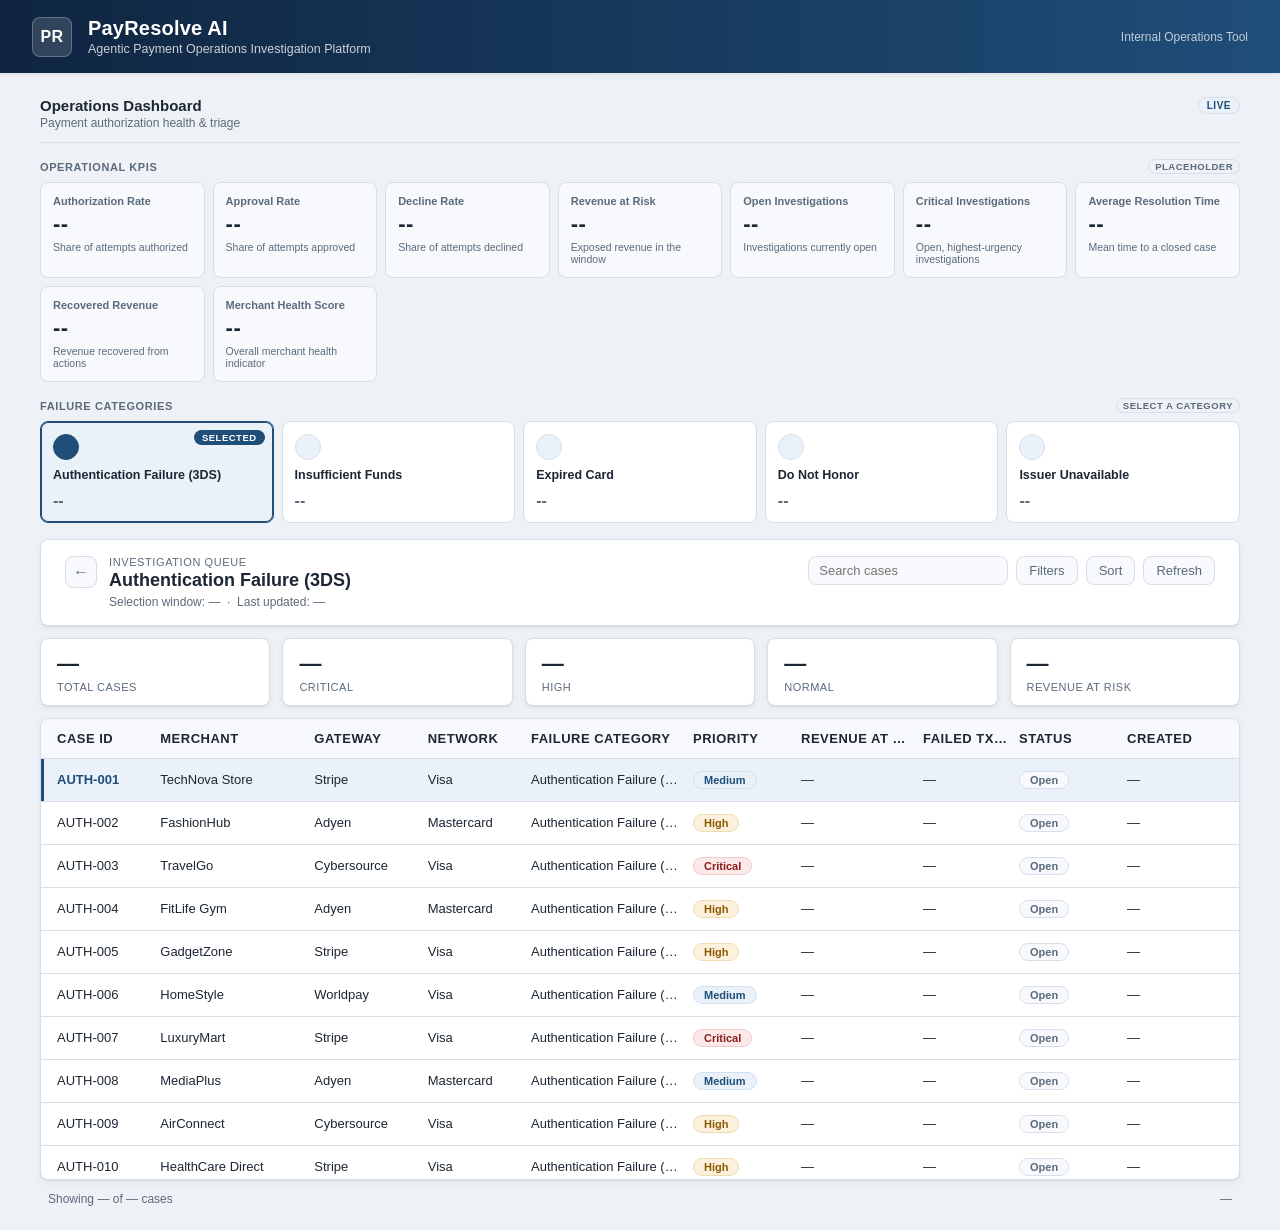
<file: index.html>
<!DOCTYPE html>
<!--
  =====================================================================
  PayResolve AI — index.html
  Phase 4.2 — Application Shell (pure shell; single active-screen outlet)
  ---------------------------------------------------------------------
  Purpose:
    The pure Application Shell host page. It provides the application
    header and a SINGLE active-screen container (#screen-outlet). It
    contains NO screen markup of its own: the active screen (the
    Operations Dashboard for this phase) is rendered into the outlet by
    DashboardScreen() via the ScreenOutlet — there is no duplicated
    static dashboard here.

  Structure (FS-01 §3):
    AppShell (host)
      -> Application Header
      -> #screen-outlet  (ScreenOutlet renders exactly one active screen)

  Referenced documentation:
    PRD §20 (desktop-first; Chrome/Edge/Safari); FS-01 §3.1 (AppShell,
    ScreenOutlet), §4.6 (one active screen); Implementation Blueprint
    v1.1 §2, §3.1, §7.

  NOTE: Runs when served over http(s); ES module scripts do not load over
  the file:// protocol.
  =====================================================================
-->
<html lang="en">
  <head>
    <meta charset="utf-8" />
    <meta name="viewport" content="width=device-width, initial-scale=1" />
    <title>PayResolve AI</title>
    <link rel="stylesheet" href="assets/css/styles.css" />
  </head>
  <body>
    <!-- Root application container (AppShell mount) -->
    <div id="app-root">

      <!-- ================= Application Header ================= -->
      <header id="app-header" class="app-header">
        <div class="app-header__brand">
          <span class="app-header__logo" aria-hidden="true">PR</span>
          <div class="app-header__titles">
            <h1 class="app-header__title">PayResolve AI</h1>
            <p class="app-header__subtitle">
              Agentic Payment Operations Investigation Platform
            </p>
          </div>
        </div>
        <div class="app-header__meta">Internal Operations Tool</div>
      </header>

      <!-- ============ Active-screen outlet (ScreenOutlet) ============ -->
      <!-- Exactly one active screen renders here; empty until the shell
           mounts the Operations Dashboard. No static screen markup. -->
      <main id="screen-outlet" class="screen-outlet" aria-live="polite"></main>

    </div>

    <!-- Application entry point -->
    <script type="module" src="assets/js/main.js"></script>
  </body>
</html>
</file>
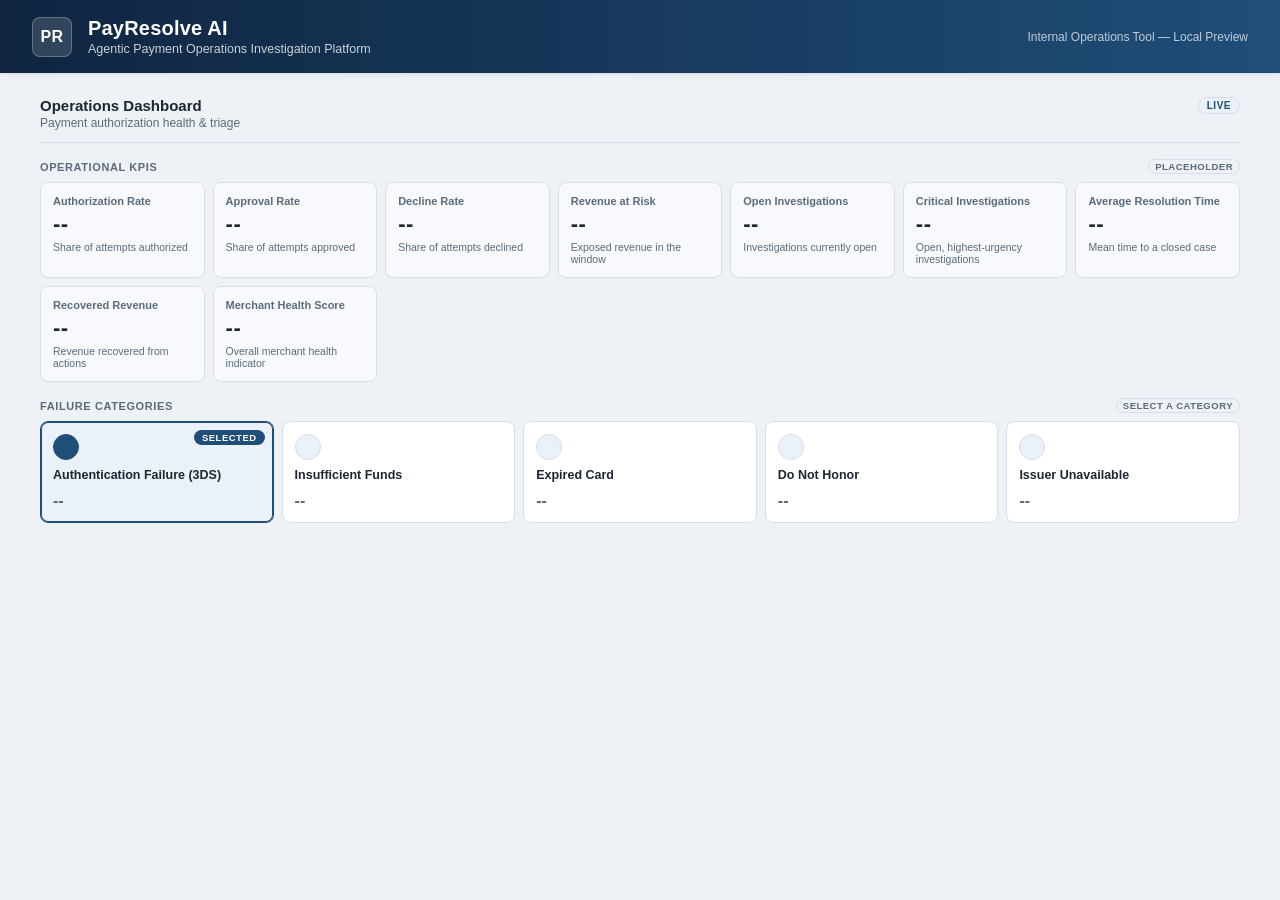
<file: preview.html>
<!DOCTYPE html>
<!--
  =====================================================================
  PayResolve AI — preview.html  (LOCAL PREVIEW / VIEWING AID ONLY)
  ---------------------------------------------------------------------
  Why this file exists:
    The real application (index.html) is a modular ES-module app. Browsers
    BLOCK ES modules when a page is opened by double-click (the file://
    protocol), so index.html shows a blank content area unless it is
    served over http://. This standalone page uses a single CLASSIC
    (non-module) script so you can just DOUBLE-CLICK it and see the
    Operations Dashboard, with "Authentication Failure (3DS)" selected on
    startup and working category selection.

  Important:
    - This is a VIEWING AID that mirrors the approved modular app's
      behaviour. It is NOT the application architecture.
    - The canonical, approved implementation is unchanged in src/ and
      index.html (State Manager owns state; ScreenOutlet renders the
      Dashboard; the Dashboard is a pure presentation module). To run the
      real app, serve the folder over http:// (see the note at the bottom).
    - It reuses the real stylesheet (assets/css/styles.css), which loads
      fine over file://.
  =====================================================================
-->
<html lang="en">
  <head>
    <meta charset="utf-8" />
    <meta name="viewport" content="width=device-width, initial-scale=1" />
    <title>PayResolve AI — Preview</title>
    <link rel="stylesheet" href="assets/css/styles.css" />
  </head>
  <body>
    <div id="app-root">
      <header id="app-header" class="app-header">
        <div class="app-header__brand">
          <span class="app-header__logo" aria-hidden="true">PR</span>
          <div class="app-header__titles">
            <h1 class="app-header__title">PayResolve AI</h1>
            <p class="app-header__subtitle">Agentic Payment Operations Investigation Platform</p>
          </div>
        </div>
        <div class="app-header__meta">Internal Operations Tool — Local Preview</div>
      </header>
      <main id="screen-outlet" class="screen-outlet" aria-live="polite"></main>
    </div>

    <!--
      Classic (non-module) script. It mirrors the behaviour of the modular
      source: a single state store (owns selectedCategory), a pure Dashboard
      render, startup initialization of the default category, subscription
      re-render, and category selection via event delegation.
    -->
    <script>
      (function () {
        "use strict";

        // ---- domain constants (PRD §13) ----
        var FAILURE_CATEGORIES = [
          "Authentication Failure (3DS)",
          "Insufficient Funds",
          "Expired Card",
          "Do Not Honor",
          "Issuer Unavailable"
        ];
        var DEFAULT_SELECTED_CATEGORY = FAILURE_CATEGORIES[0];

        // ---- the nine FS-02 §4 KPIs (placeholders only) ----
        var KPI_DEFINITIONS = [
          { title: "Authorization Rate", description: "Share of attempts authorized" },
          { title: "Approval Rate", description: "Share of attempts approved" },
          { title: "Decline Rate", description: "Share of attempts declined" },
          { title: "Revenue at Risk", description: "Exposed revenue in the window" },
          { title: "Open Investigations", description: "Investigations currently open" },
          { title: "Critical Investigations", description: "Open, highest-urgency investigations" },
          { title: "Average Resolution Time", description: "Mean time to a closed case" },
          { title: "Recovered Revenue", description: "Revenue recovered from actions" },
          { title: "Merchant Health Score", description: "Overall merchant health indicator" }
        ];

        // ---- single source of truth (mirrors ApplicationStateManager) ----
        var state = { selectedCategory: null };
        var subscribers = [];
        function getState() { return { selectedCategory: state.selectedCategory }; }
        function notify() { var s = getState(); subscribers.forEach(function (fn) { fn(s); }); }
        function subscribe(fn) { subscribers.push(fn); return function () {
          subscribers = subscribers.filter(function (f) { return f !== fn; }); }; }
        function initialize() { state.selectedCategory = DEFAULT_SELECTED_CATEGORY; notify(); }
        function setSelectedCategory(category) { state.selectedCategory = category; notify(); }

        // ---- pure render (mirrors DashboardScreen/PaymentHealthPanel/tiles) ----
        function kpiTile(d) {
          return '<article class="kpi-tile" data-kpi-tile>' +
            '<p class="kpi-tile__title">' + d.title + '</p>' +
            '<p class="kpi-tile__value">--</p>' +
            '<p class="kpi-tile__desc">' + d.description + '</p></article>';
        }
        function categoryCard(name, isSelected) {
          var cls = "category-card" + (isSelected ? " category-card--active" : "");
          var ind = isSelected ? '<span class="category-card__selected">Selected</span>' : "";
          return '<article class="' + cls + '" data-category="' + name + '" role="button" tabindex="0" aria-pressed="' + isSelected + '">' +
            '<span class="category-card__icon" aria-hidden="true"></span>' +
            '<h4 class="category-card__title">' + name + '</h4>' +
            '<p class="category-card__metric">--</p>' + ind + '</article>';
        }
        function dashboard(snapshot) {
          var selected = snapshot ? snapshot.selectedCategory : null;
          var tiles = KPI_DEFINITIONS.map(kpiTile).join("");
          var cards = FAILURE_CATEGORIES.map(function (n) { return categoryCard(n, n === selected); }).join("");
          return '<div class="dashboard" data-screen="operations-dashboard" data-selected-category="' + (selected || "") + '">' +
            '<header class="dashboard__header"><div>' +
            '<h3 class="dashboard__title">Operations Dashboard</h3>' +
            '<p class="dashboard__subtitle">Payment authorization health &amp; triage</p></div>' +
            '<span class="dashboard__phase-tag">Live</span></header>' +
            '<section class="dashboard__section kpi-summary" aria-label="Operational KPIs">' +
            '<div class="dashboard__section-head"><h3 class="dashboard__section-title">Operational KPIs</h3>' +
            '<span class="dashboard__section-tag">Placeholder</span></div>' +
            '<div class="kpi-board">' + tiles + '</div></section>' +
            '<section class="dashboard__section category-container" aria-label="Failure categories">' +
            '<div class="dashboard__section-head"><h3 class="dashboard__section-title">Failure Categories</h3>' +
            '<span class="dashboard__section-tag">Select a category</span></div>' +
            '<div class="category-grid" role="group">' + cards + '</div></section></div>';
        }

        // ---- mount (subscribe + delegation), mirrors mountDashboard ----
        function mount(outletEl) {
          function render(s) { outletEl.innerHTML = dashboard(s); }
          function request(category) {
            if (category == null || category === getState().selectedCategory) return; // no effect if same
            setSelectedCategory(category);
          }
          function onActivate(e) {
            var card = e.target.closest("[data-category]");
            if (!card) return;
            request(card.getAttribute("data-category"));
          }
          function onKey(e) {
            if (e.key !== "Enter" && e.key !== " ") return;
            var card = e.target.closest("[data-category]");
            if (!card) return;
            e.preventDefault();
            request(card.getAttribute("data-category"));
          }
          outletEl.addEventListener("click", onActivate);
          outletEl.addEventListener("keydown", onKey);
          subscribe(render);
          render(getState());
        }

        // ---- startup: State Manager initializes default, THEN mount ----
        function boot() {
          var outletEl = document.getElementById("screen-outlet");
          if (!outletEl) return;
          initialize();          // selectedCategory = "Authentication Failure (3DS)"
          mount(outletEl);       // dashboard renders it as selected
        }
        if (document.readyState === "loading") {
          document.addEventListener("DOMContentLoaded", boot, { once: true });
        } else { boot(); }
      })();
    </script>
    <!--
      To run the REAL modular app (index.html) instead of this preview,
      serve the PayResolveAI folder over http, e.g. from a terminal in that
      folder:  python3 -m http.server 8000   then open  http://localhost:8000
    -->
  </body>
</html>
</file>
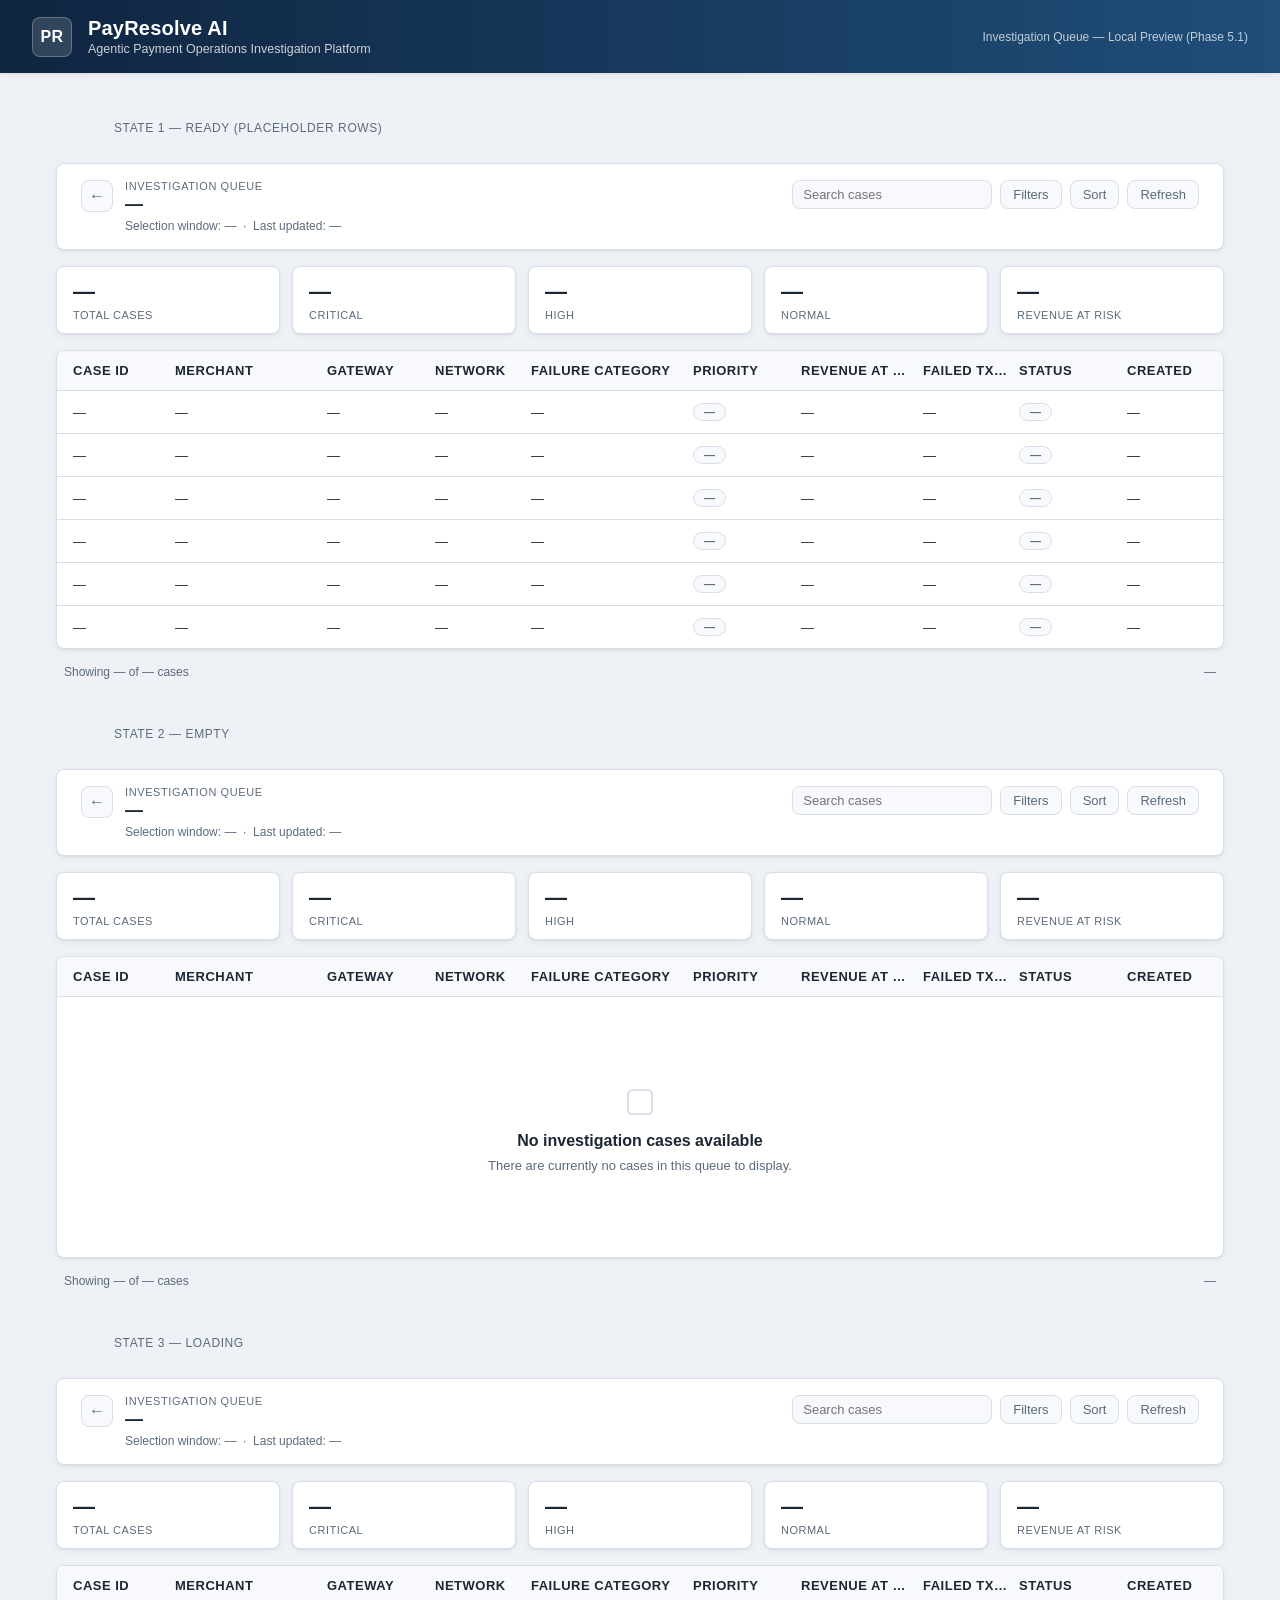
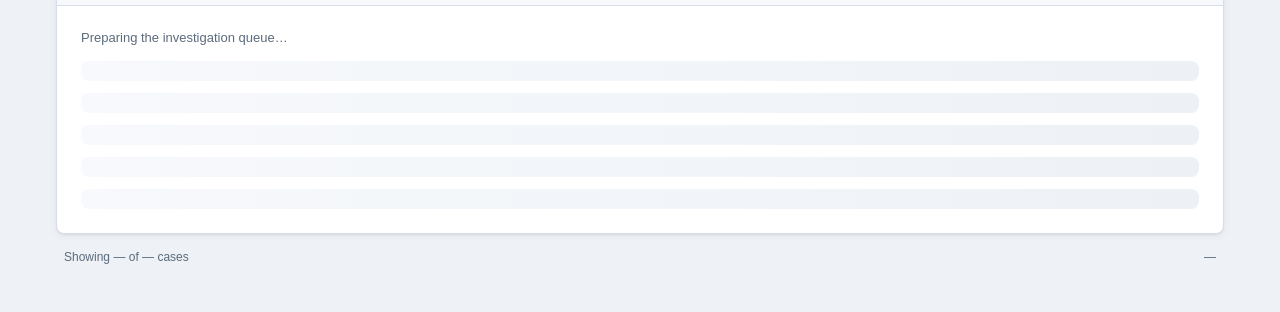
<file: queue-preview.html>
<!DOCTYPE html>
<!--
  =====================================================================
  PayResolve AI — queue-preview.html  (LOCAL PREVIEW / VIEWING AID ONLY)
  Phase 5.1 — Investigation Queue Layout
  ---------------------------------------------------------------------
  Why this file exists:
    The real application (index.html) is a modular ES-module app, and
    browsers BLOCK ES modules over the file:// protocol (double-click).
    This standalone page uses a single CLASSIC (non-module) script so you
    can DOUBLE-CLICK it and see the Phase 5.1 Investigation Queue layout
    in all three presentation states: Ready (placeholder rows), Empty, and
    Loading.

  Important:
    - This is a VIEWING AID that mirrors the approved modular components in
      src/queue/ (InvestigationQueueScreen → QueueHeader, QueueSummary,
      QueueList → QueueRow, QueueEmptyState, QueueLoadingState, QueueFooter).
      It is NOT the application architecture.
    - The canonical implementation lives unchanged in src/queue/. The
      real app is served over http:// (see index.html / the note below).
    - It reuses the real stylesheet (assets/css/styles.css).
    - Layout only: no data, no state, no selection, no loading — exactly
      as Phase 5.1 requires.
  =====================================================================
-->
<html lang="en">
  <head>
    <meta charset="utf-8" />
    <meta name="viewport" content="width=device-width, initial-scale=1" />
    <title>PayResolve AI — Investigation Queue Preview</title>
    <link rel="stylesheet" href="assets/css/styles.css" />
  </head>
  <body>
    <div id="app-root">
      <header id="app-header" class="app-header">
        <div class="app-header__brand">
          <span class="app-header__logo" aria-hidden="true">PR</span>
          <div class="app-header__titles">
            <h1 class="app-header__title">PayResolve AI</h1>
            <p class="app-header__subtitle">Agentic Payment Operations Investigation Platform</p>
          </div>
        </div>
        <div class="app-header__meta">Investigation Queue — Local Preview (Phase 5.1)</div>
      </header>

      <main id="screen-outlet" class="screen-outlet" aria-live="polite"></main>
    </div>

    <!--
      Classic (non-module) mirror of the src/queue/ components. Output is a
      faithful copy of the modular render so the layout can be viewed on
      double-click. Presentation only — no state, no data, no behaviour.
    -->
    <script>
      (function () {
        "use strict";

        var PH = "—"; // placeholder token (matches queueRow.js)

        // Shared column definitions (mirrors queueRow.js QUEUE_COLUMNS).
        var COLUMNS = [
          { key: "caseId", label: "Case ID" },
          { key: "merchant", label: "Merchant" },
          { key: "gateway", label: "Gateway" },
          { key: "network", label: "Network" },
          { key: "failureCategory", label: "Failure Category" },
          { key: "priority", label: "Priority" },
          { key: "amount", label: "Revenue at Risk" },
          { key: "failedTransactions", label: "Failed Txns" },
          { key: "status", label: "Status" },
          { key: "createdDate", label: "Created" }
        ];

        var pill = '<span class="queue-pill queue-pill--placeholder">' + PH + "</span>";

        function queueRow() {
          return (
            '<div class="queue-row" role="row" data-queue-row data-case-id="" tabindex="-1" aria-disabled="true">' +
            '<span class="queue-cell queue-cell--id" role="cell" data-col="caseId">' + PH + "</span>" +
            '<span class="queue-cell queue-cell--merchant" role="cell" data-col="merchant">' + PH + "</span>" +
            '<span class="queue-cell queue-cell--gateway" role="cell" data-col="gateway">' + PH + "</span>" +
            '<span class="queue-cell queue-cell--network" role="cell" data-col="network">' + PH + "</span>" +
            '<span class="queue-cell queue-cell--category" role="cell" data-col="failureCategory">' + PH + "</span>" +
            '<span class="queue-cell queue-cell--priority" role="cell" data-col="priority">' + pill + "</span>" +
            '<span class="queue-cell queue-cell--amount" role="cell" data-col="amount">' + PH + "</span>" +
            '<span class="queue-cell queue-cell--txns" role="cell" data-col="failedTransactions">' + PH + "</span>" +
            '<span class="queue-cell queue-cell--status" role="cell" data-col="status">' + pill + "</span>" +
            '<span class="queue-cell queue-cell--created" role="cell" data-col="createdDate">' + PH + "</span>" +
            "</div>"
          );
        }

        function headerRow() {
          var cells = COLUMNS.map(function (c) {
            return '<span class="queue-cell queue-head-cell" role="columnheader" data-col="' + c.key + '">' + c.label + "</span>";
          }).join("");
          return '<div class="queue-row queue-row--head" role="row">' + cells + "</div>";
        }

        function emptyState() {
          return (
            '<div class="queue-empty" role="status" data-state="empty">' +
            '<div class="queue-empty__glyph" aria-hidden="true">▢</div>' +
            '<h4 class="queue-empty__title">No investigation cases available</h4>' +
            '<p class="queue-empty__text">There are currently no cases in this queue to display.</p>' +
            "</div>"
          );
        }

        function loadingState() {
          var rows = "";
          for (var i = 0; i < 5; i += 1) {
            rows += '<div class="queue-skeleton__row" aria-hidden="true"><span class="queue-skeleton__bar"></span></div>';
          }
          return (
            '<div class="queue-loading" role="status" aria-live="polite" data-state="loading">' +
            '<p class="queue-loading__label">Preparing the investigation queue…</p>' +
            '<div class="queue-skeleton">' + rows + "</div></div>"
          );
        }

        function queueList(presentation) {
          var body;
          if (presentation === "empty") body = emptyState();
          else if (presentation === "loading") body = loadingState();
          else {
            body = "";
            for (var i = 0; i < 6; i += 1) body += queueRow();
          }
          return (
            '<section class="queue-list" aria-label="Investigation cases" data-presentation="' + presentation + '">' +
            '<div class="queue-table" role="table" aria-label="Investigation Table">' +
            '<div class="queue-thead" role="rowgroup">' + headerRow() + "</div>" +
            '<div class="queue-scroll" role="rowgroup" tabindex="0" aria-label="Scrollable case list">' + body + "</div>" +
            "</div></section>"
          );
        }

        function queueHeader() {
          function inert(label) {
            return '<button type="button" class="queue-control" disabled aria-disabled="true" tabindex="-1">' + label + "</button>";
          }
          return (
            '<header class="queue-header" data-region="queue-header">' +
            '<div class="queue-header__context">' +
            '<button type="button" class="queue-back" disabled aria-disabled="true" tabindex="-1" aria-label="Return to Dashboard">←</button>' +
            '<div class="queue-header__titles">' +
            '<p class="queue-header__eyebrow">Investigation Queue</p>' +
            '<h3 class="queue-header__category" data-field="selectedCategory">' + PH + "</h3>" +
            '<p class="queue-header__window">Selection window: <span data-field="window">' + PH +
            '</span> &nbsp;·&nbsp; Last updated: <span data-field="lastUpdated">' + PH + "</span></p>" +
            "</div></div>" +
            '<div class="queue-header__controls" role="group" aria-label="Queue controls (inactive in this phase)">' +
            '<div class="queue-search"><input type="search" class="queue-search__input" placeholder="Search cases" disabled aria-disabled="true" tabindex="-1" aria-label="Search cases" /></div>' +
            inert("Filters") + inert("Sort") + inert("Refresh") +
            "</div></header>"
          );
        }

        function queueSummary() {
          var figures = [
            { key: "total", label: "Total Cases" },
            { key: "critical", label: "Critical" },
            { key: "high", label: "High" },
            { key: "normal", label: "Normal" },
            { key: "revenueAtRisk", label: "Revenue at Risk" }
          ];
          var tiles = figures.map(function (f) {
            return '<article class="queue-summary__tile" data-figure="' + f.key + '">' +
              '<p class="queue-summary__value">' + PH + "</p>" +
              '<p class="queue-summary__label">' + f.label + "</p></article>";
          }).join("");
          return '<section class="queue-summary" aria-label="Queue summary"><div class="queue-summary__grid">' + tiles + "</div></section>";
        }

        function queueFooter() {
          return (
            '<footer class="queue-footer" data-region="queue-footer">' +
            '<span class="queue-footer__counts">Showing <span data-field="displayedCount">' + PH +
            '</span> of <span data-field="totalCount">' + PH + "</span> cases</span>" +
            '<span class="queue-footer__status" data-field="queueStatus">' + PH + "</span></footer>"
          );
        }

        function queueScreen(presentation) {
          return (
            '<div class="queue" data-screen="investigation-queue" data-presentation="' + presentation + '">' +
            queueHeader() + queueSummary() + queueList(presentation) + queueFooter() + "</div>"
          );
        }

        function sectionLabel(text) {
          return '<p style="max-width:1100px;margin:24px auto 4px;padding:0 24px;font-size:12px;' +
            'text-transform:uppercase;letter-spacing:0.6px;color:#5b6b7c;">' + text + "</p>";
        }

        function boot() {
          var outlet = document.getElementById("screen-outlet");
          if (!outlet) return;
          outlet.innerHTML =
            sectionLabel("State 1 — Ready (placeholder rows)") + queueScreen("ready") +
            sectionLabel("State 2 — Empty") + queueScreen("empty") +
            sectionLabel("State 3 — Loading") + queueScreen("loading");
        }
        if (document.readyState === "loading") {
          document.addEventListener("DOMContentLoaded", boot, { once: true });
        } else { boot(); }
      })();
    </script>
    <!--
      To run the REAL modular app (index.html), serve the PayResolveAI
      folder over http, e.g.:  python3 -m http.server 8000
    -->
  </body>
</html>
</file>
<file: assets/css/styles.css>
/*
  =====================================================================
  PayResolve AI — styles.css
  Phase 2.2 — Application Shell (static structural styling only)
  ---------------------------------------------------------------------
  Purpose:
    Clean, professional, desktop-first styling for the application
    shell: header, main workspace (left/center/right panels) and the
    secondary Archive area. Communicates the information hierarchy and
    reserves responsive space so future modules integrate without
    redesign.
  Referenced documentation:
    PRD §20 (desktop-first; Chrome/Edge/Safari); FS-01 §2/§3;
    Implementation Blueprint v1.1 §2, §7.
  NOTE: Presentation/layout only. No component styling tied to real
  data, no behaviour, no hardcoded investigation content.
  =====================================================================
*/

/* ------------------------- Design tokens ------------------------- */
:root {
  --color-bg: #eef1f5;
  --color-surface: #ffffff;
  --color-surface-muted: #f7f9fc;
  --color-header: #0f2540;
  --color-header-accent: #1f4e79;
  --color-border: #d8dee9;
  --color-text: #1c2733;
  --color-text-muted: #5b6b7c;
  --color-tag-bg: #eaf1f9;
  --color-tag-text: #1f4e79;

  --space-1: 4px;
  --space-2: 8px;
  --space-3: 12px;
  --space-4: 16px;
  --space-5: 24px;
  --space-6: 32px;

  --radius: 8px;
  --shadow: 0 1px 2px rgba(15, 37, 64, 0.06), 0 2px 8px rgba(15, 37, 64, 0.05);
  --font: "Segoe UI", Roboto, "Helvetica Neue", Arial, system-ui, sans-serif;
}

/* ------------------------- Base ------------------------- */
* { box-sizing: border-box; }

html, body { height: 100%; }

body {
  margin: 0;
  font-family: var(--font);
  color: var(--color-text);
  background: var(--color-bg);
  -webkit-font-smoothing: antialiased;
}

/* Root shell: header -> workspace -> secondary, full viewport height */
#app-root {
  display: flex;
  flex-direction: column;
  min-height: 100vh;
}

/* ------------------------- Header ------------------------- */
.app-header {
  display: flex;
  align-items: center;
  justify-content: space-between;
  gap: var(--space-4);
  padding: var(--space-4) var(--space-6);
  background: linear-gradient(90deg, var(--color-header), var(--color-header-accent));
  color: #ffffff;
  box-shadow: var(--shadow);
}

.app-header__brand {
  display: flex;
  align-items: center;
  gap: var(--space-4);
}

.app-header__logo {
  display: inline-flex;
  align-items: center;
  justify-content: center;
  width: 40px;
  height: 40px;
  border-radius: var(--radius);
  background: rgba(255, 255, 255, 0.14);
  border: 1px solid rgba(255, 255, 255, 0.25);
  font-weight: 700;
  letter-spacing: 0.5px;
}

.app-header__titles { line-height: 1.2; }

.app-header__title {
  margin: 0;
  font-size: 20px;
  font-weight: 650;
  letter-spacing: 0.2px;
}

.app-header__subtitle {
  margin: 2px 0 0;
  font-size: 12.5px;
  color: rgba(255, 255, 255, 0.78);
}

.app-header__meta {
  font-size: 12px;
  color: rgba(255, 255, 255, 0.72);
  white-space: nowrap;
}

/* ------------------------- Main workspace ------------------------- */
.workspace {
  flex: 1 1 auto;
  display: grid;
  grid-template-columns: minmax(240px, 1fr) minmax(360px, 1.7fr) minmax(260px, 1fr);
  gap: var(--space-5);
  padding: var(--space-5) var(--space-6);
  align-items: start;
}

.panel {
  display: flex;
  flex-direction: column;
  gap: var(--space-4);
  min-width: 0;
}

.panel__label {
  margin: 0;
  font-size: 11px;
  font-weight: 600;
  text-transform: uppercase;
  letter-spacing: 0.6px;
  color: var(--color-text-muted);
}

/* ------------------------- Region (placeholder card) ------------------------- */
.region {
  background: var(--color-surface);
  border: 1px solid var(--color-border);
  border-radius: var(--radius);
  box-shadow: var(--shadow);
  overflow: hidden;
  display: flex;
  flex-direction: column;
}

.region__header {
  display: flex;
  align-items: center;
  justify-content: space-between;
  gap: var(--space-3);
  padding: var(--space-3) var(--space-4);
  background: var(--color-surface-muted);
  border-bottom: 1px solid var(--color-border);
}

.region__title {
  margin: 0;
  font-size: 14px;
  font-weight: 600;
  color: var(--color-text);
}

.region__tag {
  font-size: 10.5px;
  font-weight: 600;
  text-transform: uppercase;
  letter-spacing: 0.5px;
  color: var(--color-tag-text);
  background: var(--color-tag-bg);
  border: 1px solid var(--color-border);
  border-radius: 999px;
  padding: 2px 8px;
  white-space: nowrap;
}

.region__body {
  display: flex;
  align-items: center;
  justify-content: center;
  padding: var(--space-5);
  min-height: 120px;
  /* dashed guide communicates reserved-but-empty space for a future module */
  background:
    repeating-linear-gradient(
      45deg,
      transparent,
      transparent 10px,
      rgba(31, 78, 121, 0.03) 10px,
      rgba(31, 78, 121, 0.03) 20px
    );
}

.region__note {
  margin: 0;
  font-size: 13px;
  color: var(--color-text-muted);
  text-align: center;
}

/* Taller reserved regions for the workspace and report surfaces */
.region--tall .region__body { min-height: 260px; }

/* ------------------------- Secondary area (Archive) ------------------------- */
.secondary {
  padding: 0 var(--space-6) var(--space-6);
}

.secondary .region__body { min-height: 96px; }

/* ------------------------- Responsive containers ------------------------- */
/* Desktop-first; gracefully reflow so later modules integrate without redesign. */
@media (max-width: 1100px) {
  .workspace {
    grid-template-columns: minmax(240px, 1fr) minmax(300px, 1.4fr);
  }
  .panel--right { grid-column: 1 / -1; }
}

@media (max-width: 760px) {
  .workspace {
    grid-template-columns: 1fr;
    padding: var(--space-4);
    gap: var(--space-4);
  }
  .app-header {
    flex-direction: column;
    align-items: flex-start;
    gap: var(--space-2);
    padding: var(--space-4);
  }
  .secondary { padding: 0 var(--space-4) var(--space-4); }
}

/* =====================================================================
   Operations Dashboard (Phase 4.1) — layout & KPI framework (placeholder)
   ===================================================================== */

/* Filled region body: replaces the centered dashed placeholder with a
   left-aligned block that hosts the dashboard content. */
.region__body--filled {
  display: block;
  min-height: 0;
  padding: var(--space-4);
  background: none;
  text-align: left;
}

.dashboard {
  display: flex;
  flex-direction: column;
  gap: var(--space-4);
}

.dashboard__header {
  display: flex;
  align-items: flex-start;
  justify-content: space-between;
  gap: var(--space-3);
  padding-bottom: var(--space-3);
  border-bottom: 1px solid var(--color-border);
}

.dashboard__title {
  margin: 0;
  font-size: 15px;
  font-weight: 650;
  color: var(--color-text);
}

.dashboard__subtitle {
  margin: 2px 0 0;
  font-size: 12px;
  color: var(--color-text-muted);
}

.dashboard__phase-tag {
  font-size: 10px;
  font-weight: 600;
  text-transform: uppercase;
  letter-spacing: 0.5px;
  color: var(--color-tag-text);
  background: var(--color-tag-bg);
  border: 1px solid var(--color-border);
  border-radius: 999px;
  padding: 2px 8px;
  white-space: nowrap;
}

.dashboard__section { display: flex; flex-direction: column; gap: var(--space-2); }

.dashboard__section-head {
  display: flex;
  align-items: center;
  justify-content: space-between;
  gap: var(--space-2);
}

.dashboard__section-title {
  margin: 0;
  font-size: 11px;
  font-weight: 700;
  text-transform: uppercase;
  letter-spacing: 0.6px;
  color: var(--color-text-muted);
}

.dashboard__section-tag {
  font-size: 9.5px;
  font-weight: 600;
  text-transform: uppercase;
  letter-spacing: 0.5px;
  color: var(--color-text-muted);
  border: 1px solid var(--color-border);
  border-radius: 999px;
  padding: 1px 6px;
}

/* KPI board — nine KPITiles, responsive wrap */
.kpi-board {
  display: grid;
  grid-template-columns: repeat(auto-fit, minmax(120px, 1fr));
  gap: var(--space-2);
}

.kpi-tile {
  background: var(--color-surface-muted);
  border: 1px solid var(--color-border);
  border-radius: var(--radius);
  padding: var(--space-3);
  display: flex;
  flex-direction: column;
  gap: 2px;
}

.kpi-tile__title {
  margin: 0;
  font-size: 11px;
  font-weight: 600;
  color: var(--color-text-muted);
}

.kpi-tile__value {
  margin: 2px 0;
  font-size: 22px;
  font-weight: 700;
  color: var(--color-text);
  letter-spacing: 0.5px;
}

.kpi-tile__desc {
  margin: 0;
  font-size: 10.5px;
  color: var(--color-text-muted);
}

/* Failure category cards — five placeholders, responsive wrap */
.category-grid {
  display: grid;
  grid-template-columns: repeat(auto-fit, minmax(130px, 1fr));
  gap: var(--space-2);
}

.category-card {
  background: var(--color-surface);
  border: 1px solid var(--color-border);
  border-radius: var(--radius);
  padding: var(--space-3);
  display: flex;
  flex-direction: column;
  align-items: flex-start;
  gap: var(--space-2);
}

.category-card__icon {
  width: 26px;
  height: 26px;
  border-radius: 50%;
  background: var(--color-tag-bg);
  border: 1px solid var(--color-border);
}

.category-card__title {
  margin: 0;
  font-size: 12.5px;
  font-weight: 600;
  color: var(--color-text);
  line-height: 1.25;
}

.category-card__metric {
  margin: 0;
  font-size: 16px;
  font-weight: 700;
  color: var(--color-text-muted);
}

/* =====================================================================
   Phase 4.2 — active-screen outlet + interactive category selection
   ===================================================================== */

/* The single active-screen container; the active screen renders here. */
.screen-outlet {
  flex: 1 1 auto;
  display: block;
  padding: var(--space-5) var(--space-6);
}

/* Full-width dashboard (no longer confined to a narrow panel). */
.screen-outlet .dashboard {
  max-width: 1200px;
  margin: 0 auto;
}

/* Widen the KPI and category grids now that the dashboard is full width. */
.screen-outlet .kpi-board {
  grid-template-columns: repeat(auto-fit, minmax(160px, 1fr));
}
.screen-outlet .category-grid {
  grid-template-columns: repeat(auto-fit, minmax(170px, 1fr));
}

/* Interactive category cards (selection affordance). */
.category-card {
  position: relative;
  cursor: pointer;
  transition: border-color 120ms ease, box-shadow 120ms ease, background 120ms ease;
}
.category-card:hover {
  border-color: var(--color-header-accent);
  box-shadow: 0 2px 10px rgba(15, 37, 64, 0.10);
}
.category-card:focus-visible {
  outline: 2px solid var(--color-header-accent);
  outline-offset: 2px;
}

/* Selected (active) category — visual + reflects aria-pressed="true". */
.category-card--active {
  border-color: var(--color-header-accent);
  background: var(--color-tag-bg);
  box-shadow: 0 0 0 1px var(--color-header-accent) inset;
}
.category-card--active .category-card__icon {
  background: var(--color-header-accent);
  border-color: var(--color-header-accent);
}

/* Selected indicator pill. */
.category-card__selected {
  position: absolute;
  top: var(--space-2);
  right: var(--space-2);
  font-size: 9.5px;
  font-weight: 700;
  text-transform: uppercase;
  letter-spacing: 0.5px;
  color: #ffffff;
  background: var(--color-header-accent);
  border-radius: 999px;
  padding: 2px 8px;
}

/* =====================================================================
   Phase 5.1 — Investigation Queue (layout only; presentation styles)
   ---------------------------------------------------------------------
   Pure presentation for the Investigation Queue screen (FS-03 §5–§7.8):
   header, summary strip, scrollable Investigation Table, empty state,
   loading skeleton, and footer. No behaviour is implied by these rules.
   The header row and data rows share one grid template so columns align.
   ===================================================================== */

/* Shared column template for the Investigation Table (10 columns). */
:root {
  --queue-grid:
    minmax(90px, 0.9fr)   /* Case ID          */
    minmax(140px, 1.4fr)  /* Merchant         */
    minmax(96px, 1fr)     /* Gateway          */
    minmax(84px, 0.9fr)   /* Network          */
    minmax(150px, 1.4fr)  /* Failure Category */
    minmax(96px, 0.9fr)   /* Priority         */
    minmax(110px, 1fr)    /* Revenue at Risk  */
    minmax(84px, 0.8fr)   /* Failed Txns      */
    minmax(96px, 0.9fr)   /* Status           */
    minmax(96px, 0.9fr);  /* Created          */
}

/* Screen container — vertical stack, full width in the outlet. */
.queue {
  display: flex;
  flex-direction: column;
  gap: var(--space-4);
  padding: var(--space-5);
}

/* ------------------------- Queue Header ------------------------- */
.queue-header {
  display: flex;
  align-items: flex-start;
  justify-content: space-between;
  gap: var(--space-4);
  flex-wrap: wrap;
  background: var(--color-surface);
  border: 1px solid var(--color-border);
  border-radius: var(--radius);
  box-shadow: var(--shadow);
  padding: var(--space-4) var(--space-5);
}
.queue-header__context { display: flex; align-items: flex-start; gap: var(--space-3); }
.queue-back {
  flex: none;
  width: 32px; height: 32px;
  border: 1px solid var(--color-border);
  border-radius: var(--radius);
  background: var(--color-surface-muted);
  color: var(--color-text-muted);
  font-size: 16px;
  cursor: not-allowed;
}
.queue-header__eyebrow {
  margin: 0;
  font-size: 11px;
  text-transform: uppercase;
  letter-spacing: 0.6px;
  color: var(--color-text-muted);
}
.queue-header__category { margin: 2px 0 4px; font-size: 18px; color: var(--color-text); }
.queue-header__window { margin: 0; font-size: 12px; color: var(--color-text-muted); }

.queue-header__controls { display: flex; align-items: center; gap: var(--space-2); flex-wrap: wrap; }
.queue-search__input {
  min-width: 200px;
  padding: 6px 10px;
  border: 1px solid var(--color-border);
  border-radius: var(--radius);
  background: var(--color-surface-muted);
  color: var(--color-text-muted);
  font: inherit;
  font-size: 13px;
}
.queue-control {
  padding: 6px 12px;
  border: 1px solid var(--color-border);
  border-radius: var(--radius);
  background: var(--color-surface-muted);
  color: var(--color-text-muted);
  font: inherit;
  font-size: 13px;
  cursor: not-allowed;
}

/* ------------------------- Queue Summary ------------------------- */
.queue-summary__grid {
  display: grid;
  grid-template-columns: repeat(auto-fit, minmax(130px, 1fr));
  gap: var(--space-3);
}
.queue-summary__tile {
  background: var(--color-surface);
  border: 1px solid var(--color-border);
  border-radius: var(--radius);
  box-shadow: var(--shadow);
  padding: var(--space-3) var(--space-4);
}
.queue-summary__value { margin: 0; font-size: 22px; font-weight: 700; color: var(--color-text); }
.queue-summary__label {
  margin: 4px 0 0;
  font-size: 11px;
  text-transform: uppercase;
  letter-spacing: 0.5px;
  color: var(--color-text-muted);
}

/* ------------------------- Investigation Table ------------------------- */
.queue-list {
  background: var(--color-surface);
  border: 1px solid var(--color-border);
  border-radius: var(--radius);
  box-shadow: var(--shadow);
  overflow: hidden;
}
.queue-table { display: flex; flex-direction: column; min-width: 0; }

/* Rows are grids using the shared template; enables clean column alignment. */
.queue-row {
  display: grid;
  grid-template-columns: var(--queue-grid);
  gap: var(--space-3);
  align-items: center;
  padding: var(--space-3) var(--space-4);
  min-width: 940px; /* keeps columns legible; container scrolls if narrower */
}

/* Sticky header row. */
.queue-thead { position: sticky; top: 0; z-index: 1; background: var(--color-surface-muted); }
.queue-row--head { border-bottom: 1px solid var(--color-border); }
.queue-head-cell {
  font-size: 11px;
  font-weight: 700;
  text-transform: uppercase;
  letter-spacing: 0.5px;
  color: var(--color-text-muted);
}

/* Scrollable body — vertical scroll for long queues; horizontal if narrow. */
.queue-scroll {
  max-height: 420px;
  overflow-y: auto;
  overflow-x: auto;
}
.queue-scroll .queue-row { border-bottom: 1px solid var(--color-border); }
.queue-scroll .queue-row:last-child { border-bottom: none; }

.queue-cell {
  font-size: 13px;
  color: var(--color-text);
  white-space: nowrap;
  overflow: hidden;
  text-overflow: ellipsis;
}
.queue-cell--merchant, .queue-cell--category { color: var(--color-text); }

/* Priority / Status placeholder pills. */
.queue-pill {
  display: inline-block;
  font-size: 11px;
  font-weight: 600;
  border-radius: 999px;
  padding: 2px 10px;
  border: 1px solid var(--color-border);
}
.queue-pill--placeholder { color: var(--color-text-muted); background: var(--color-surface-muted); }

/* ------------------------- Empty State ------------------------- */
.queue-empty {
  display: flex;
  flex-direction: column;
  align-items: center;
  justify-content: center;
  text-align: center;
  gap: var(--space-2);
  padding: var(--space-6) var(--space-5);
  min-height: 260px;
}
.queue-empty__glyph {
  font-size: 34px;
  line-height: 1;
  color: var(--color-border);
}
.queue-empty__title { margin: var(--space-2) 0 0; font-size: 16px; color: var(--color-text); }
.queue-empty__text { margin: 0; font-size: 13px; color: var(--color-text-muted); max-width: 360px; }

/* ------------------------- Loading State ------------------------- */
.queue-loading { padding: var(--space-5); }
.queue-loading__label { margin: 0 0 var(--space-4); font-size: 13px; color: var(--color-text-muted); }
.queue-skeleton { display: flex; flex-direction: column; gap: var(--space-3); }
.queue-skeleton__row { height: 20px; }
.queue-skeleton__bar {
  display: block;
  height: 100%;
  border-radius: var(--radius);
  background: linear-gradient(
    90deg,
    var(--color-surface-muted) 0%,
    #edf1f6 50%,
    var(--color-surface-muted) 100%
  );
  background-size: 200% 100%;
  animation: queue-skeleton-pulse 1.4s ease-in-out infinite;
}
@keyframes queue-skeleton-pulse {
  0%   { background-position: 200% 0; }
  100% { background-position: -200% 0; }
}
@media (prefers-reduced-motion: reduce) {
  .queue-skeleton__bar { animation: none; }
}

/* ------------------------- Queue Footer ------------------------- */
.queue-footer {
  display: flex;
  align-items: center;
  justify-content: space-between;
  gap: var(--space-3);
  flex-wrap: wrap;
  font-size: 12px;
  color: var(--color-text-muted);
  padding: 0 var(--space-2);
}

/* =====================================================================
   Phase 5.2 — Investigation Queue state integration (selection styles)
   ---------------------------------------------------------------------
   The queue is rendered as a region inside the Dashboard. These rules add
   interactive/selected row affordances and priority/status pill tones.
   Presentation only; no behaviour is implied here.
   ===================================================================== */

/* Queue embedded as a Dashboard region: the region provides the outer
   spacing, so the queue block itself sheds its standalone padding. */
.queue-region .queue { padding: 0; gap: var(--space-3); }

/* Interactive (bound) rows are selectable. */
.queue-row--interactive { cursor: pointer; transition: background 120ms ease; }
.queue-row--interactive:hover { background: var(--color-surface-muted); }
.queue-row--interactive:focus-visible {
  outline: 2px solid var(--color-header-accent);
  outline-offset: -2px;
}

/* The single selected row — visually obvious (accent bar + tinted bg). */
.queue-row--selected {
  background: var(--color-tag-bg);
  box-shadow: inset 3px 0 0 0 var(--color-header-accent);
}
.queue-row--selected:hover { background: var(--color-tag-bg); }
.queue-row--selected .queue-cell--id { font-weight: 700; color: var(--color-header-accent); }

/* Priority / status pill tones. */
.queue-pill--critical { color: #8a1c1c; background: #fbe9e9; border-color: #f0c9c9; }
.queue-pill--high     { color: #8a5a00; background: #fdf1dd; border-color: #eedcae; }
.queue-pill--normal   { color: #1f4e79; background: var(--color-tag-bg); border-color: #cfe0f2; }
.queue-pill--status   { color: var(--color-text-muted); background: var(--color-surface-muted); }

/* =====================================================================
   Phase 5.3 — Case Preview panel (read-only presentation)
   ---------------------------------------------------------------------
   The Case Preview is a Dashboard region showing the current selectedCase
   in professional sections. Presentation only; no behaviour implied.
   ===================================================================== */

.case-preview {
  background: var(--color-surface);
  border: 1px solid var(--color-border);
  border-radius: var(--radius);
  box-shadow: var(--shadow);
  padding: var(--space-4) var(--space-5);
}

/* Header — identifies which case is in focus (clearly selected). */
.case-preview__header {
  display: flex;
  align-items: flex-start;
  justify-content: space-between;
  gap: var(--space-4);
  padding-bottom: var(--space-3);
  border-bottom: 1px solid var(--color-border);
}
.case-preview__eyebrow {
  margin: 0;
  font-size: 11px;
  text-transform: uppercase;
  letter-spacing: 0.6px;
  color: var(--color-text-muted);
}
.case-preview__id { margin: 2px 0 4px; font-size: 20px; color: var(--color-header-accent); }
.case-preview__sub { margin: 0; font-size: 13px; color: var(--color-text-muted); }
.case-preview__badge {
  flex: none;
  font-size: 10px;
  font-weight: 700;
  text-transform: uppercase;
  letter-spacing: 0.5px;
  color: #ffffff;
  background: var(--color-header-accent);
  border-radius: 999px;
  padding: 3px 10px;
}

/* Body — responsive grid of sections. */
.case-preview__body {
  display: grid;
  grid-template-columns: repeat(auto-fit, minmax(260px, 1fr));
  gap: var(--space-4);
  padding-top: var(--space-4);
}

.case-section {
  background: var(--color-surface-muted);
  border: 1px solid var(--color-border);
  border-radius: var(--radius);
  padding: var(--space-3) var(--space-4);
}
.case-section__title {
  margin: 0 0 var(--space-3);
  font-size: 12px;
  font-weight: 700;
  text-transform: uppercase;
  letter-spacing: 0.5px;
  color: var(--color-header-accent);
}

/* Field grid (definition list). */
.case-field-grid { margin: 0; display: flex; flex-direction: column; gap: var(--space-2); }
.case-field {
  display: grid;
  grid-template-columns: 44% 56%;
  gap: var(--space-3);
  align-items: baseline;
}
.case-field__label { margin: 0; font-size: 12px; color: var(--color-text-muted); }
.case-field__value {
  margin: 0;
  font-size: 13px;
  color: var(--color-text);
  overflow-wrap: anywhere;
}

/* Empty state (no case selected). */
.case-preview--empty { display: flex; }
.case-empty {
  flex: 1;
  display: flex;
  flex-direction: column;
  align-items: center;
  justify-content: center;
  text-align: center;
  gap: var(--space-2);
  padding: var(--space-6) var(--space-5);
  min-height: 180px;
}
.case-empty__glyph { font-size: 32px; line-height: 1; color: var(--color-border); }
.case-empty__title { margin: var(--space-2) 0 0; font-size: 16px; color: var(--color-text); }
.case-empty__text { margin: 0; font-size: 13px; color: var(--color-text-muted); max-width: 340px; }

/* =====================================================================
   Phase 6.3 — Investigation Timeline panel (read-only presentation)
   ---------------------------------------------------------------------
   A Dashboard region beneath the Case Preview showing the current
   investigation's deterministic lifecycle events. Presentation only;
   reuses the existing surface/tokens and the case-preview design language.
   ===================================================================== */

.timeline-panel {
  background: var(--color-surface);
  border: 1px solid var(--color-border);
  border-radius: var(--radius);
  box-shadow: var(--shadow);
  padding: var(--space-4) var(--space-5);
}

/* Header — mirrors the Case Preview header language. */
.timeline-panel__header {
  display: flex;
  align-items: flex-start;
  justify-content: space-between;
  gap: var(--space-4);
  padding-bottom: var(--space-3);
  border-bottom: 1px solid var(--color-border);
}
.timeline-panel__eyebrow {
  margin: 0;
  font-size: 11px;
  text-transform: uppercase;
  letter-spacing: 0.6px;
  color: var(--color-text-muted);
}
.timeline-panel__id { margin: 2px 0 0; font-size: 18px; color: var(--color-header-accent); }
.timeline-panel__badge {
  flex: none;
  font-size: 10px;
  font-weight: 700;
  text-transform: uppercase;
  letter-spacing: 0.5px;
  color: #ffffff;
  background: var(--color-header-accent);
  border-radius: 999px;
  padding: 3px 10px;
}

/* Event list. */
.timeline {
  list-style: none;
  margin: 0;
  padding: var(--space-4) 0 0;
  display: flex;
  flex-direction: column;
}
.timeline-event { display: flex; gap: var(--space-3); align-items: stretch; }

/* Marker column: a dot with a connecting line to the next event. */
.timeline-event__marker {
  position: relative;
  flex: none;
  width: 16px;
  display: flex;
  flex-direction: column;
  align-items: center;
}
.timeline-event__dot {
  width: 12px;
  height: 12px;
  margin-top: 3px;
  border-radius: 50%;
  background: var(--color-surface);
  border: 2px solid var(--color-header-accent);
  flex: none;
}
.timeline-event__line {
  flex: 1;
  width: 2px;
  background: var(--color-border);
  margin: 2px 0;
}

/* Event body. */
.timeline-event__body {
  display: flex;
  flex-direction: column;
  gap: 2px;
  padding-bottom: var(--space-4);
}
.timeline-event:last-child .timeline-event__body { padding-bottom: 0; }
.timeline-event__title { font-size: 13px; font-weight: 600; color: var(--color-text); }
.timeline-event__detail { font-size: 12px; color: var(--color-text-muted); overflow-wrap: anywhere; }

/* Empty state — matches the Case Preview empty language. */
.timeline-panel--empty { display: flex; }
.timeline-empty {
  flex: 1;
  display: flex;
  flex-direction: column;
  align-items: center;
  justify-content: center;
  text-align: center;
  gap: var(--space-2);
  padding: var(--space-6) var(--space-5);
  min-height: 160px;
}
.timeline-empty__glyph { font-size: 32px; line-height: 1; color: var(--color-border); }
.timeline-empty__title { margin: var(--space-2) 0 0; font-size: 16px; color: var(--color-text); }
.timeline-empty__text { margin: 0; font-size: 13px; color: var(--color-text-muted); max-width: 340px; }

/* =====================================================================
   Phase 6.4 — Investigation Evidence panel (read-only presentation)
   ---------------------------------------------------------------------
   A Dashboard region beneath the Investigation Timeline showing the
   current investigation's deterministic supporting evidence (raw case
   information). Presentation only; reuses the existing surface/tokens and
   the Case Preview / Timeline design language.
   ===================================================================== */

.evidence-panel {
  background: var(--color-surface);
  border: 1px solid var(--color-border);
  border-radius: var(--radius);
  box-shadow: var(--shadow);
  padding: var(--space-4) var(--space-5);
}

/* Header — mirrors the Case Preview / Timeline header language. */
.evidence-panel__header {
  display: flex;
  align-items: flex-start;
  justify-content: space-between;
  gap: var(--space-4);
  padding-bottom: var(--space-3);
  border-bottom: 1px solid var(--color-border);
}
.evidence-panel__eyebrow {
  margin: 0;
  font-size: 11px;
  text-transform: uppercase;
  letter-spacing: 0.6px;
  color: var(--color-text-muted);
}
.evidence-panel__id { margin: 2px 0 0; font-size: 18px; color: var(--color-header-accent); }
.evidence-panel__badge {
  flex: none;
  font-size: 10px;
  font-weight: 700;
  text-transform: uppercase;
  letter-spacing: 0.5px;
  color: #ffffff;
  background: var(--color-header-accent);
  border-radius: 999px;
  padding: 3px 10px;
}

/* Evidence grid — label/value items (raw information, no analysis). */
.evidence-grid {
  margin: 0;
  padding-top: var(--space-4);
  display: grid;
  grid-template-columns: repeat(auto-fit, minmax(220px, 1fr));
  gap: var(--space-3);
}
.evidence-item {
  background: var(--color-surface-muted);
  border: 1px solid var(--color-border);
  border-radius: var(--radius);
  padding: var(--space-3) var(--space-4);
}
.evidence-item__label {
  margin: 0 0 2px;
  font-size: 11px;
  text-transform: uppercase;
  letter-spacing: 0.5px;
  color: var(--color-text-muted);
}
.evidence-item__value { margin: 0; font-size: 13px; color: var(--color-text); overflow-wrap: anywhere; }

/* Empty state — matches the Case Preview / Timeline empty language. */
.evidence-panel--empty { display: flex; }
.evidence-empty {
  flex: 1;
  display: flex;
  flex-direction: column;
  align-items: center;
  justify-content: center;
  text-align: center;
  gap: var(--space-2);
  padding: var(--space-6) var(--space-5);
  min-height: 160px;
}
.evidence-empty__glyph { font-size: 32px; line-height: 1; color: var(--color-border); }
.evidence-empty__title { margin: var(--space-2) 0 0; font-size: 16px; color: var(--color-text); }
.evidence-empty__text { margin: 0; font-size: 13px; color: var(--color-text-muted); max-width: 340px; }

/* =====================================================================
   Phase 7.1 — Multi-Agent Investigation Workspace (read-only presentation)
   ---------------------------------------------------------------------
   A Dashboard region beneath the Investigation Evidence showing six
   deterministic Agent Cards for the current investigation. Presentation
   only; reuses the existing surface/tokens and the panel design language.
   ===================================================================== */

.workspace-panel {
  background: var(--color-surface);
  border: 1px solid var(--color-border);
  border-radius: var(--radius);
  box-shadow: var(--shadow);
  padding: var(--space-4) var(--space-5);
}

/* Header — mirrors the other panel headers. */
.workspace-panel__header {
  display: flex;
  align-items: flex-start;
  justify-content: space-between;
  gap: var(--space-4);
  padding-bottom: var(--space-3);
  border-bottom: 1px solid var(--color-border);
}
.workspace-panel__eyebrow {
  margin: 0;
  font-size: 11px;
  text-transform: uppercase;
  letter-spacing: 0.6px;
  color: var(--color-text-muted);
}
.workspace-panel__id { margin: 2px 0 0; font-size: 18px; color: var(--color-header-accent); }
.workspace-panel__badge {
  flex: none;
  font-size: 10px;
  font-weight: 700;
  text-transform: uppercase;
  letter-spacing: 0.5px;
  color: #ffffff;
  background: var(--color-header-accent);
  border-radius: 999px;
  padding: 3px 10px;
}

/* Agent grid — six reusable Agent Cards. */
.agent-grid {
  padding-top: var(--space-4);
  display: grid;
  grid-template-columns: repeat(auto-fit, minmax(240px, 1fr));
  gap: var(--space-3);
}

.agent-card {
  background: var(--color-surface-muted);
  border: 1px solid var(--color-border);
  border-radius: var(--radius);
  padding: var(--space-3) var(--space-4);
  display: flex;
  flex-direction: column;
  gap: var(--space-2);
}
.agent-card__header {
  display: flex;
  align-items: center;
  justify-content: space-between;
  gap: var(--space-2);
}
.agent-card__name { margin: 0; font-size: 13px; font-weight: 700; color: var(--color-text); }
.agent-card__status {
  flex: none;
  font-size: 10px;
  font-weight: 700;
  text-transform: uppercase;
  letter-spacing: 0.5px;
  border-radius: 999px;
  padding: 2px 10px;
}
.agent-card__status--completed { color: #1f5130; background: #e6f4ea; border: 1px solid #bfe3cb; }
.agent-card__status--pending { color: var(--color-text-muted); background: var(--color-surface); border: 1px solid var(--color-border); }
.agent-card__output { margin: 0; font-size: 13px; color: var(--color-text); }
.agent-card__updated { margin: 0; font-size: 11px; color: var(--color-text-muted); }

/* Empty state — matches the other panels' empty language. */
.workspace-panel--empty { display: flex; }
.workspace-empty {
  flex: 1;
  display: flex;
  flex-direction: column;
  align-items: center;
  justify-content: center;
  text-align: center;
  gap: var(--space-2);
  padding: var(--space-6) var(--space-5);
  min-height: 160px;
}
.workspace-empty__glyph { font-size: 32px; line-height: 1; color: var(--color-border); }
.workspace-empty__title { margin: var(--space-2) 0 0; font-size: 16px; color: var(--color-text); }
.workspace-empty__text { margin: 0; font-size: 13px; color: var(--color-text-muted); max-width: 340px; }

/* Phase 8.1 — additive status tone for the transient "Running" execution
   state (new state only; existing pill/status rules are unchanged). */
.agent-card__status--running { color: #1f4e79; background: var(--color-tag-bg); border: 1px solid #cfe0f2; }

/* =====================================================================
   Phase 9.1 — Executive Investigation Report (read-only presentation)
   ---------------------------------------------------------------------
   A Dashboard region beneath the Multi-Agent Workspace consolidating the
   current investigation for leadership. Compact and scannable; reuses the
   existing surface/tokens and the shared panel design language.
   ===================================================================== */

.report-panel {
  background: var(--color-surface);
  border: 1px solid var(--color-border);
  border-radius: var(--radius);
  box-shadow: var(--shadow);
  padding: var(--space-4) var(--space-5);
}

/* Header — mirrors the other panel headers. */
.report-panel__header {
  display: flex;
  align-items: flex-start;
  justify-content: space-between;
  gap: var(--space-4);
  padding-bottom: var(--space-3);
  border-bottom: 1px solid var(--color-border);
}
.report-panel__eyebrow {
  margin: 0;
  font-size: 11px;
  text-transform: uppercase;
  letter-spacing: 0.6px;
  color: var(--color-text-muted);
}
.report-panel__id { margin: 2px 0 4px; font-size: 20px; color: var(--color-header-accent); }
.report-panel__sub { margin: 0; font-size: 13px; color: var(--color-text-muted); }
.report-panel__badge {
  flex: none;
  font-size: 10px;
  font-weight: 700;
  text-transform: uppercase;
  letter-spacing: 0.5px;
  color: #ffffff;
  background: var(--color-header-accent);
  border-radius: 999px;
  padding: 3px 10px;
}

/* Body — responsive grid of compact sections. */
.report-panel__body {
  display: grid;
  grid-template-columns: repeat(auto-fit, minmax(240px, 1fr));
  gap: var(--space-3);
  padding-top: var(--space-4);
}
.report-section {
  background: var(--color-surface-muted);
  border: 1px solid var(--color-border);
  border-radius: var(--radius);
  padding: var(--space-3) var(--space-4);
}
.report-section--wide { grid-column: 1 / -1; }
.report-section__title {
  margin: 0 0 var(--space-2);
  font-size: 11px;
  font-weight: 700;
  text-transform: uppercase;
  letter-spacing: 0.5px;
  color: var(--color-header-accent);
}

/* Compact label/value grid. */
.report-grid { margin: 0; display: flex; flex-direction: column; gap: 6px; }
.report-field { display: grid; grid-template-columns: 45% 55%; gap: var(--space-2); align-items: baseline; }
.report-field__label { margin: 0; font-size: 12px; color: var(--color-text-muted); }
.report-field__value { margin: 0; font-size: 13px; color: var(--color-text); overflow-wrap: anywhere; }

/* One-line assembled summary (no paragraphs). */
.report-summary { margin: 0; font-size: 13px; color: var(--color-text); line-height: 1.45; }

/* Compact key/value lists (timeline + evidence). */
.report-list { list-style: none; margin: 0; padding: 0; display: flex; flex-direction: column; gap: 6px; }
.report-line { display: flex; justify-content: space-between; gap: var(--space-3); font-size: 12.5px; }
.report-line__k { color: var(--color-text-muted); }
.report-line__v { color: var(--color-text); text-align: right; overflow-wrap: anywhere; }

/* Agent activity — compact rows (name · status · message). */
.report-agents { list-style: none; margin: 0; padding: 0; display: flex; flex-direction: column; gap: 6px; }
.report-agent {
  display: grid;
  grid-template-columns: minmax(130px, 0.9fr) 90px minmax(0, 2fr);
  gap: var(--space-3);
  align-items: baseline;
  font-size: 12.5px;
}
.report-agent__name { font-weight: 600; color: var(--color-text); }
.report-agent__status {
  justify-self: start;
  font-size: 10px;
  font-weight: 700;
  text-transform: uppercase;
  letter-spacing: 0.5px;
  color: #1f5130;
  background: #e6f4ea;
  border: 1px solid #bfe3cb;
  border-radius: 999px;
  padding: 1px 8px;
}
.report-agent__message { color: var(--color-text-muted); overflow-wrap: anywhere; }

/* Empty state — matches the other panels' empty language. */
.report-panel--empty { display: flex; }
.report-empty {
  flex: 1;
  display: flex;
  flex-direction: column;
  align-items: center;
  justify-content: center;
  text-align: center;
  gap: var(--space-2);
  padding: var(--space-6) var(--space-5);
  min-height: 160px;
}
.report-empty__glyph { font-size: 32px; line-height: 1; color: var(--color-border); }
.report-empty__title { margin: var(--space-2) 0 0; font-size: 16px; color: var(--color-text); }
.report-empty__text { margin: 0; font-size: 13px; color: var(--color-text-muted); max-width: 340px; }

/* =====================================================================
   Phase 9.2 — Investigation Workspace screen (navigation)
   ---------------------------------------------------------------------
   The Investigation screen reuses the same section rhythm as the
   Dashboard; only the Back-to-Queue bar is new. Additive; existing rules
   are unchanged.
   ===================================================================== */

.investigation {
  display: flex;
  flex-direction: column;
  gap: var(--space-4);
}

/* Back-to-Queue bar. */
.investigation__bar { display: flex; align-items: center; }
.investigation__back {
  display: inline-flex;
  align-items: center;
  gap: 6px;
  font: inherit;
  font-size: 13px;
  font-weight: 600;
  color: var(--color-header-accent);
  background: var(--color-surface);
  border: 1px solid var(--color-border);
  border-radius: var(--radius);
  box-shadow: var(--shadow);
  padding: 8px 14px;
  cursor: pointer;
  transition: border-color 120ms ease, background 120ms ease;
}
.investigation__back:hover {
  border-color: var(--color-header-accent);
  background: var(--color-surface-muted);
}
.investigation__back:focus-visible {
  outline: 2px solid var(--color-header-accent);
  outline-offset: 2px;
}

/* =====================================================================
   Phase 10.1 — Generic agent analysis block (reasoning output)
   ---------------------------------------------------------------------
   Rendered by AgentCard for ANY agent that provides an `analysis`
   structure. Agents without it are unaffected. Additive; existing rules
   unchanged.
   ===================================================================== */

.agent-analysis {
  margin-top: var(--space-2);
  padding-top: var(--space-2);
  border-top: 1px dashed var(--color-border);
  display: flex;
  flex-direction: column;
  gap: 6px;
}
.agent-analysis__facts { margin: 0; display: flex; flex-direction: column; gap: 4px; }
.agent-analysis__row { display: flex; align-items: baseline; gap: var(--space-2); }
.agent-analysis__label {
  margin: 0;
  min-width: 74px;
  font-size: 10px;
  text-transform: uppercase;
  letter-spacing: 0.5px;
  color: var(--color-text-muted);
}
.agent-analysis__value { margin: 0; font-size: 12.5px; font-weight: 600; color: var(--color-text); }
.agent-analysis__confidence {
  font-size: 10px;
  font-weight: 700;
  text-transform: uppercase;
  letter-spacing: 0.5px;
  border-radius: 999px;
  padding: 1px 8px;
  border: 1px solid var(--color-border);
}
.agent-analysis__confidence--high { color: #1f5130; background: #e6f4ea; border-color: #bfe3cb; }
.agent-analysis__confidence--medium { color: #8a5a00; background: #fdf1dd; border-color: #eedcae; }
.agent-analysis__confidence--low { color: var(--color-text-muted); background: var(--color-surface-muted); }
.agent-analysis__heading {
  margin: 2px 0 0;
  font-size: 10px;
  text-transform: uppercase;
  letter-spacing: 0.5px;
  color: var(--color-text-muted);
}
.agent-analysis__evidence { margin: 0; padding-left: 16px; display: flex; flex-direction: column; gap: 2px; }
.agent-analysis__evidence-item { font-size: 12px; color: var(--color-text); }
.agent-analysis__reasoning { margin: 2px 0 0; font-size: 12.5px; color: var(--color-text); line-height: 1.4; }
</file>
